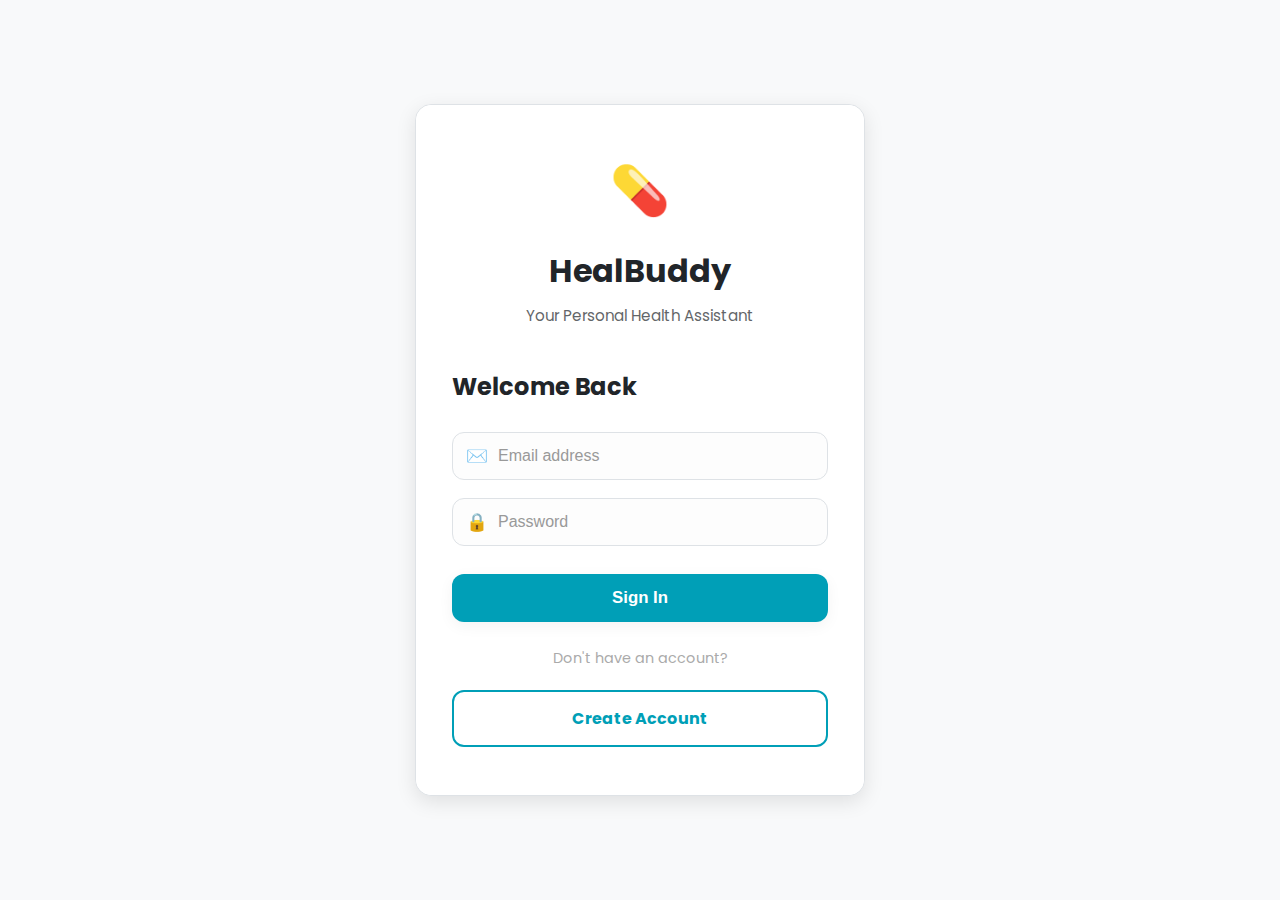
<file: index.html>
<!DOCTYPE html>
<html lang="en">
<head>
    <meta charset="UTF-8">
    <meta name="viewport" content="width=device-width, initial-scale=1.0">
    <title>HealBuddy - Health Assistant</title>
    <link rel="icon" type="image/x-icon" href="stock/new-removebg-preview.ico">
    <link href="https://fonts.googleapis.com/css2?family=Poppins:wght@300;400;500;600;700&display=swap" rel="stylesheet">
    <link rel="stylesheet" href="css/styles.css">
</head>
<body>
    <!-- Authentication Modal -->
    <div id="authModal" class="modal-overlay active">
        <div class="auth-modal">
            

            <div class="auth-wrapper">
                <!-- Logo Section -->
                <div class="auth-logo">
                    <div class="logo-icon">💊</div>
                    <h1>HealBuddy</h1>
                    <p>Your Personal Health Assistant</p>
                </div>

                <!-- Login Form -->
                <form id="loginForm" class="auth-form active">
                    <h2>Welcome Back</h2>
                    
                    <div class="input-group">
                        <input type="email" id="loginEmail" placeholder="Email address" required>
                        <span class="input-icon">✉️</span>
                    </div>

                    <div class="input-group">
                        <input type="password" id="loginPassword" placeholder="Password" required>
                        <span class="input-icon">🔒</span>
                    </div>

                    <button type="submit" class="btn-primary-auth">Sign In</button>

                    <div class="auth-divider">
                        <span>Don't have an account?</span>
                    </div>

                    <a href="#" onclick="switchToRegister(event)" class="btn-secondary-auth">Create Account</a>

                    <div id="authMessage" class="auth-message"></div>
                </form>

                <!-- Register Form -->
                <form id="registerForm" class="auth-form">
                    <h2>Create Account</h2>
                    
                    <div class="input-group">
                        <input type="text" id="registerName" placeholder="Full name" required>
                        <span class="input-icon">👤</span>
                    </div>

                    <div class="input-group">
                        <input type="email" id="registerEmail" placeholder="Email address" required>
                        <span class="input-icon">✉️</span>
                    </div>

                    <div class="input-group">
                        <input type="password" id="registerPassword" placeholder="Password (min 6 chars)" required>
                        <span class="input-icon">🔒</span>
                    </div>

                    <div class="input-group">
                        <input type="password" id="registerConfirmPassword" placeholder="Confirm password" required>
                        <span class="input-icon">🔐</span>
                    </div>

                    <button type="submit" class="btn-primary-auth">Create Account</button>

                    <div class="auth-divider">
                        <span>Already have an account?</span>
                    </div>

                    <a href="#" onclick="switchToLogin(event)" class="btn-secondary-auth">Sign In</a>
                </form>
            </div>
        </div>
    </div>

    <!-- Main Application -->
    <div id="mainApp" class="hidden">
        <!-- Navigation -->
        <nav class="navbar">
            <div class="nav-container">
                <div class="nav-brand">
                    <span class="brand-icon">💊</span>
                    <h1>HealBuddy</h1>
                </div>
                <div class="nav-right">
                    <div class="user-profile">
                        <span id="userDisplay" class="user-name">Welcome</span>
                        <button class="btn-logout" onclick="logout()">Logout</button>
                    </div>
                </div>
            </div>
        </nav>

        <!-- Hero Section -->
        <section class="hero">
            <div class="hero-content">
                <h2>Tell us how you're feeling</h2>
                <p>Select your symptoms below and let us help identify possible conditions</p>
            </div>
            
        </section>

        <!-- Main Content -->
        <div class="app-container">
            <!-- Symptoms Panel -->
            <section class="symptoms-panel">
                <div class="panel-header">
                    <h2>Symptoms</h2>
                    <span class="selected-badge" id="selectedCount">0</span>
                </div>

                <div class="search-container">
                    <input 
                        type="text" 
                        id="symptomSearch" 
                        placeholder="Search symptoms..."
                        class="search-input"
                    >
                    <span class="search-icon">🔍</span>
                </div>

                <div class="symptoms-list" id="symptomsGrid">
                    <!-- Populated by JavaScript -->
                </div>

                <div class="panel-actions">
                    <button class="btn-analyze" onclick="analyzeSymptoms()">
                        <span class="btn-icon">⚡</span> Analyze
                    </button>
                </div>
            </section>

            <!-- Results Panel -->
            <section class="results-panel">
                <div class="panel-header">
                    <h2>Results</h2>
                    <span class="results-icon">🔍</span>
                </div>

                <div id="resultsContainer" class="results-list">
                    <div class="empty-state">
                        <div class="empty-icon">👋</div>
                        <h3>Ready to get started?</h3>
                        <p>Select your symptoms to see personalized results</p>
                    </div>
                </div>
            </section>
        </div>

        <!-- Footer -->
        <footer class="app-footer">
            <p>⚕️ Disclaimer: This is for informational purposes only. Always consult with a healthcare professional for medical advice.</p>
            <p class="disclaimer">This is not medical advice. For serious symptoms, consult a doctor.</p>
        </footer>
    </div>

    <script src="js/csvParser.js"></script>
    <script src="js/auth.js"></script>
    <script src="js/app.js"></script>
</body>
</html>
</file>
<file: css/styles.css>
/* ==================== VARIABLES & FOUNDATION (Retro Vaporwave) ==================== */
:root {
    /* New Vibrant Color Scheme */
    --bg-primary: #f8f9fa; /* Light grey background */
    --bg-secondary: #ffffff; /* White for panels */
    
    --accent-primary: #009fb7; /* Teal */
    --accent-secondary: #fed766; /* Yellow */
    --accent-danger: #fe4a49; /* Red */
    
    /* Text */
    --text-dark: #212529;
    --text-light: #6c757d;
    --text-on-accent: #ffffff;

    /* Borders & Shadows */
    --border-color: #dee2e6;
    --shadow-light: 0 4px 15px rgba(0, 0, 0, 0.05);
    --shadow-strong: 0 6px 20px rgba(0, 0, 0, 0.1);
    
    --transition-base: 220ms cubic-bezier(.2,.9,.2,1);
}

* {
    margin: 0;
    padding: 0;
    box-sizing: border-box;
}

html {
    scroll-behavior: smooth;
}

body {
    font-family: 'Poppins', 'Segoe UI', Tahoma, Geneva, Verdana, sans-serif;
    background: var(--bg-primary);
    color: var(--text-dark);
    line-height: 1.6;
    -webkit-font-smoothing: antialiased;
    -moz-osx-font-smoothing: grayscale;
}

.hidden {
    display: none !important;
}

/* ==================== AUTHENTICATION STYLES ==================== */
.modal-overlay {
    position: fixed;
    top: 0;
    left: 0;
    width: 100%;
    height: 100%;
    background: transparent;
    display: flex;
    justify-content: center;
    align-items: center;
    z-index: 1000;
    opacity: 1;
    transition: opacity 0.3s ease;
}

/* Clean and simple auth modal */
.auth-modal {
    background: var(--bg-secondary);
    border-radius: 16px;
    border: 1px solid var(--border-color);
    box-shadow: var(--shadow-strong);
    width: 100%;
    max-width: 450px;
    position: relative;
    animation: slideInUp 0.6s cubic-bezier(0.34, 1.56, 0.64, 1);
}

.modal-overlay.hidden {
    display: none;
}

.modal-overlay:not(.active) {
    opacity: 0;
    pointer-events: none;
}

@keyframes slideInUp {
    from {
        transform: translateY(100px) scale(0.9);
        opacity: 0;
    }
    to {
        transform: translateY(0) scale(1);
        opacity: 1;
    }
}

.auth-wrapper {
    background: var(--bg-secondary);
    border-radius: 16px;
    padding: 48px 36px;
    position: relative;
    overflow: hidden;
    color: var(--text-dark);
}

.auth-logo {
    text-align: center;
    margin-bottom: 40px;
}

.logo-icon {
    font-size: 3em;
    margin-bottom: 15px;
    display: block;
    color: var(--accent-primary);
}

.auth-logo h1 {
    font-size: 2em;
    color: var(--text-dark);
    margin-bottom: 8px;
    font-weight: 700;
}

.auth-logo p {
    color: var(--text-dark);
    opacity: 0.7;
    font-size: 0.95em;
}

.auth-form {
    display: none;
    animation: fadeIn 0.3s ease;
}

.auth-form.active {
    display: block;
}

@keyframes fadeIn {
    from { opacity: 0; }
    to { opacity: 1; }
}

.auth-form h2 {
    font-size: 1.5em;
    color: var(--text-dark);
    margin-bottom: 25px;
    font-weight: 700;
}

.input-group {
    position: relative;
    margin-bottom: 18px;
}

.input-group input {
    width: 100%;
    padding: 14px 16px 14px 45px;
    border: 1px solid var(--border-color);
    border-radius: 12px;
    font-size: 1em;
    background: #fdfdfd;
    color: var(--text-dark);
}

.input-group input:focus {
    outline: none;
    border-color: var(--accent-primary);
    box-shadow: 0 0 0 4px rgba(0, 159, 183, 0.1);
}

.input-group input::placeholder {
    color: #999;
}

.input-icon {
    position: absolute;
    left: 14px;
    top: 50%;
    transform: translateY(-50%);
    font-size: 1.1em;
    color: #aaa;
}

.btn-primary-auth {
    width: 100%;
    padding: 14px;
    background: var(--accent-primary);
    color: var(--text-on-accent);
    border: none;
    border-radius: 12px;
    font-size: 1.05em;
    font-weight: 700;
    cursor: pointer;
    margin-top: 10px;
    box-shadow: var(--shadow-light);
}

.btn-primary-auth:active {
    transform: translateY(1px);
    box-shadow: none;
}

.auth-divider {
    text-align: center;
    margin: 25px 0 20px;
    color: #aaa;
    font-size: 0.9em;
}

.btn-secondary-auth {
    width: 100%;
    display: block;
    padding: 14px;
    background: transparent;
    color: var(--accent-primary);
    border: 2px solid var(--accent-primary);
    border-radius: 12px;
    font-size: 1em;
    font-weight: 700;
    text-align: center;
    text-decoration: none;
    cursor: pointer;
}

.auth-message {
    display: none;
    margin-top: 20px;
    padding: 12px 16px;
    border-radius: 10px;
    font-weight: 600;
    font-size: 0.9em;
    animation: slideDown 0.3s ease;
}

@keyframes slideDown {
    from {
        transform: translateY(-10px);
        opacity: 0;
    }
    to {
        transform: translateY(0);
        opacity: 1;
    }
}

.auth-message.success {
    background: #d4edda;
    color: #155724;
}

.auth-message.error {
    background: #f8d7da;
    color: #721c24;
}

/* ==================== MAIN APP STYLES ==================== */
.navbar {
    background: var(--bg-secondary);
    border-bottom: 1px solid var(--border-color);
    position: sticky;
    top: 0;
    z-index: 100;
    box-shadow: var(--shadow-light);
}

.nav-container {
    max-width: 1400px;
    margin: 0 auto;
    padding: 18px 24px;
    display: flex;
    justify-content: space-between;
    align-items: center;
}

.nav-brand {
    display: flex;
    align-items: center;
    gap: 12px;
}

.brand-icon {
    font-size: 1.8em;
    color: var(--accent-primary);
}

.nav-brand h1 {
    font-size: 1.4em;
    color: var(--text-dark);
    font-weight: 900;
    letter-spacing: 0.6px;
}

.nav-right {
    display: flex;
    align-items: center;
    gap: 18px;
}

.user-profile {
    display: flex;
    align-items: center;
    gap: 12px;
}

.user-name {
    color: var(--text-dark);
    font-weight: 700;
    font-size: 0.95em;
}

.btn-logout {
    padding: 8px 16px;
    background: var(--accent-primary);
    color: var(--text-on-accent);
    border: none;
    border-radius: 999px;
    cursor: pointer;
    font-weight: 700;
    font-size: 0.9em;
}

.nav-link {
    text-decoration: none;
    color: var(--text-dark);
    font-weight: 700;
} 

/* ==================== HERO SECTION ==================== */
.hero {
    background: var(--bg-primary);
    color: var(--text-dark);
    padding: 80px 20px;
    text-align: center;
    position: relative;
    overflow: hidden;
}

.hero-content {
    max-width: 940px;
    margin: 0 auto;
    position: relative;
    z-index: 1;
    animation: fadeInDown 0.7s ease;
}

.hero h2 {
    font-size: 2.8em;
    margin-bottom: 15px;
    font-weight: 800;
    letter-spacing: -1px;
}

.hero p {
    font-size: 1.2em;
    margin-bottom: 40px;
    opacity: 0.8;
}

.hero .btn-analyze {
    padding: 14px 28px;
    font-size: 1.05rem;
    border-radius: 40px;
    background: var(--accent-primary);
    color: var(--text-on-accent);
    border: none;
    box-shadow: var(--shadow-light);
    transition: transform var(--transition-base), box-shadow var(--transition-base);
}

.hero .btn-analyze:hover {
    transform: translateY(-4px);
    box-shadow: var(--shadow-strong);
}

@keyframes fadeInDown {
    from {
        transform: translateY(-30px);
        opacity: 0;
    }
    to {
        transform: translateY(0);
        opacity: 1;
    }
}

/* ==================== APP CONTAINER ==================== */
.app-container {
    max-width: 1400px;
    margin: 0 auto;
    padding: 40px 20px;
    display: grid;
    grid-template-columns: 1fr 1fr;
    gap: 30px;
}

.symptoms-panel,
.results-panel {
    background: var(--bg-secondary);
    border-radius: 20px;
    padding: 30px;
    box-shadow: var(--shadow-strong);
}

.panel-header {
    display: flex;
    justify-content: space-between;
    align-items: center;
    margin-bottom: 25px;
    padding-bottom: 15px;
    border-bottom: 1px solid var(--border-color);
}

.panel-header h2 {
    font-size: 1.5em;
    color: var(--text-dark);
    font-weight: 700;
}

.selected-badge,
.results-icon {
    background: var(--accent-primary);
    color: var(--text-on-accent);
    padding: 6px 12px;
    border-radius: 999px;
    font-weight: 800;
    font-size: 0.85em;
}

.results-icon {
    font-size: 1.2em;
    padding: 8px 12px;
}

/* ==================== SEARCH BOX ==================== */
.search-container {
    position: relative;
    margin-bottom: 25px;
}

.search-input {
    width: 100%;
    padding: 12px 16px 12px 40px;
    border: 1px solid var(--border-color);
    border-radius: 12px;
    font-size: 0.95em;
    background: #fdfdfd;
}

.search-input:focus {
    outline: none;
    border-color: var(--accent-primary);
    box-shadow: 0 0 0 4px rgba(0, 159, 183, 0.1);
}

.search-icon {
    position: absolute;
    right: 14px;
    top: 50%;
    transform: translateY(-50%);
    font-size: 1.1em;
    color: #aaa;
}

/* ==================== SYMPTOMS LIST ==================== */
.symptoms-list {
    max-height: 400px;
    overflow-y: auto;
    padding-right: 8px;
    margin-bottom: 20px;
}

.symptoms-list::-webkit-scrollbar {
    width: 8px;
}

.symptoms-list::-webkit-scrollbar-track {
    background: transparent;
}

.symptoms-list::-webkit-scrollbar-thumb {
    background: #ccc;
    border-radius: 10px;
}

.symptoms-list::-webkit-scrollbar-thumb:hover {
    background: #999;
}

.symptom-item {
    display: flex;
    align-items: center;
    padding: 12px 16px;
    border: 1px solid var(--border-color);
    border-radius: 14px;
    margin-bottom: 12px;
    cursor: pointer;
    background: var(--bg-secondary);
    transition: transform var(--transition-base), box-shadow var(--transition-base);
}

.symptom-item:hover {
    transform: translateY(-2px);
    box-shadow: var(--shadow-light);
}

.symptom-item input[type="checkbox"] {
    width: 20px;
    height: 20px;
    margin-right: 12px;
    cursor: pointer;
    accent-color: var(--accent-primary);
}

.symptom-item label {
    flex: 1;
    cursor: pointer;
    font-weight: 600;
    color: var(--text-dark);
}

.symptom-item input[type="checkbox"]:checked + label {
    color: var(--accent-primary);
    font-weight: 800;
} 

/* ==================== BUTTONS ==================== */
.panel-actions {
    display: grid;
    grid-template-columns: 1fr;
    gap: 12px;
}

.btn-analyze {
    padding: 14px;
    border: none;
    border-radius: 12px;
    font-weight: 700;
    font-size: 1em;
    cursor: pointer;
    display: flex;
    align-items: center;
    justify-content: center;
    gap: 8px;
    background: var(--accent-primary);
    color: var(--text-on-accent);
    box-shadow: var(--shadow-light);
}
.btn-icon {
    font-size: 1.2em;
}

/* ==================== RESULTS PANEL ==================== */
.results-list {
    min-height: 400px;
    overflow-y: auto;
    padding-right: 8px;
}

.empty-state {
    text-align: center;
    padding: 60px 20px;
    color: var(--text-dark);
    opacity: 0.6;
}

.empty-icon {
    font-size: 3em;
    margin-bottom: 15px;
    display: block;
    color: var(--accent-primary);
}

.empty-state h3 {
    font-size: 1.3em;
    color: var(--text-dark);
    margin-bottom: 10px;
    font-weight: 700;
}

/* ==================== DISEASE CARD ==================== */
.disease-card {
    background: var(--bg-secondary);
    border-left: 6px solid var(--border-color);
    padding: 18px;
    border-radius: 14px;
    margin-bottom: 15px;
    cursor: pointer;
    border: 1px solid var(--border-color);
    box-shadow: var(--shadow-light);
    transition: transform var(--transition-base), box-shadow var(--transition-base);
}

.disease-card:hover {
    transform: translateY(-4px);
    box-shadow: var(--shadow-strong);
}

.disease-card.urgent { border-left-color: var(--accent-danger); }
.disease-card.high { border-left-color: var(--accent-secondary); }
.disease-card.low { border-left-color: var(--accent-primary); }

.disease-header {
    display: flex;
    justify-content: space-between;
    align-items: start;
    margin-bottom: 12px;
}

.disease-name {
    font-size: 1.1em;
    font-weight: 800;
    color: var(--text-dark);
    flex: 1;
}

.match-score {
    background: var(--accent-secondary);
    padding: 6px 12px;
    border-radius: 12px;
    font-weight: 800;
    color: var(--text-dark);
    min-width: 70px;
    text-align: right;
}

.badge {
    display: inline-block;
    padding: 6px 10px;
    border-radius: 999px;
    font-size: 0.8em;
    font-weight: 800;
    margin-right: 8px;
    margin-top: 10px;
}

.badge-category {
    background-color: rgba(0, 159, 183, 0.1);
    color: #006a7b;
}

.badge-severity {
    background-color: rgba(254, 74, 73, 0.1);
    color: #b92c2c;
} 

.matching-symptoms {
    font-size: 0.85em;
    color: var(--text-dark);
    opacity: 0.7;
    margin-top: 10px;
    line-height: 1.5;
}

.matching-symptoms strong {
    color: var(--text-dark);
    font-weight: 700;
    opacity: 1;
}

/* ==================== TRIAGE ALERT ==================== */
.triage-alert {
    background: var(--bg-secondary);
    border-radius: 14px;
    padding: 18px;
    margin-bottom: 20px;
    border: 1px solid var(--border-color);
    border-left-width: 6px;
    animation: slideDown 0.4s ease;
}
.triage-alert.urgent { 
    border-left-color: var(--accent-danger); 
}
.triage-alert.high { 
    border-left-color: var(--accent-secondary);
}
.triage-alert.low { 
    border-left-color: var(--accent-primary);
}

.triage-header {
    display: flex;
    align-items: center;
    gap: 12px;
    margin-bottom: 8px;
}

.triage-icon {
    font-size: 1.5em;
}

.triage-level {
    font-weight: 700;
    text-transform: uppercase;
    font-size: 0.95em;
    letter-spacing: 1px;
}

.triage-alert.urgent .triage-level, .triage-alert.urgent .triage-icon {
    color: var(--accent-danger);
}

.triage-alert.high .triage-level, .triage-alert.high .triage-icon {
    color: var(--accent-secondary);
}

.triage-alert.low .triage-level, .triage-alert.low .triage-icon {
    color: var(--accent-primary);
}

.triage-message {
    color: var(--text-dark);
    font-size: 0.9em;
    line-height: 1.5;
    opacity: 0.8;
}

/* ==================== FOOTER ==================== */
.app-footer {
    background: #e9ecef; /* Slightly darker than primary background */
    padding: 20px;
    text-align: center;
    color: var(--text-light);
    font-size: 0.9em;
    border-top: 1px solid var(--border-color);
    margin-top: 40px;
}

/* ==================== RESPONSIVE DESIGN ==================== */
@media (max-width: 1024px) {
    .app-container {
        grid-template-columns: 1fr;
        padding: 30px 15px;
    }

    .hero h2 {
        font-size: 2.2em;
    }

    .hero p {
        font-size: 1em;
    }
}

@media (max-width: 768px) {
    .nav-container {
        flex-direction: column;
        gap: 15px;
    }

    .nav-right {
        width: 100%;
        justify-content: space-between;
    }

    .user-profile {
        flex: 1;
    }

    .hero {
        padding: 40px 20px;
    }

    .hero h2 {
        font-size: 1.8em;
    }

    .hero p {
        font-size: 1em;
    }

    .hero-stats {
        gap: 20px;
    }

    .stat-number {
        font-size: 1.8em;
    }

    .app-container {
        padding: 20px 15px;
        gap: 20px;
    }

    .symptoms-panel,
    .results-panel {
        padding: 20px;
    }

    .panel-header {
        flex-direction: column;
        align-items: flex-start;
        gap: 10px;
    }

    .symptoms-list,
    .results-list {
        max-height: 300px;
    }
}

@media (max-width: 480px) {
    .modal-overlay {
        padding: 20px;
    }

    .auth-wrapper {
        padding: 30px 20px;
    }

    .auth-form h2 {
        font-size: 1.2em;
    }

    .hero h2 {
        font-size: 1.5em;
    }

    .hero-stats {
        flex-direction: column;
        gap: 15px;
    }

    .panel-actions {
        grid-template-columns: 1fr;
    }

    .disease-header {
        flex-direction: column;
        gap: 8px;
    }

    .match-score {
        width: 100%;
        text-align: left;
    }
}

/* small, subtle disclaimer text */
.disclaimer {
    font-size: 0.88em;
    color: #7a7a7a;
    margin-top: 10px;
    line-height: 1.3;
    font-style: italic;
}
</file>
